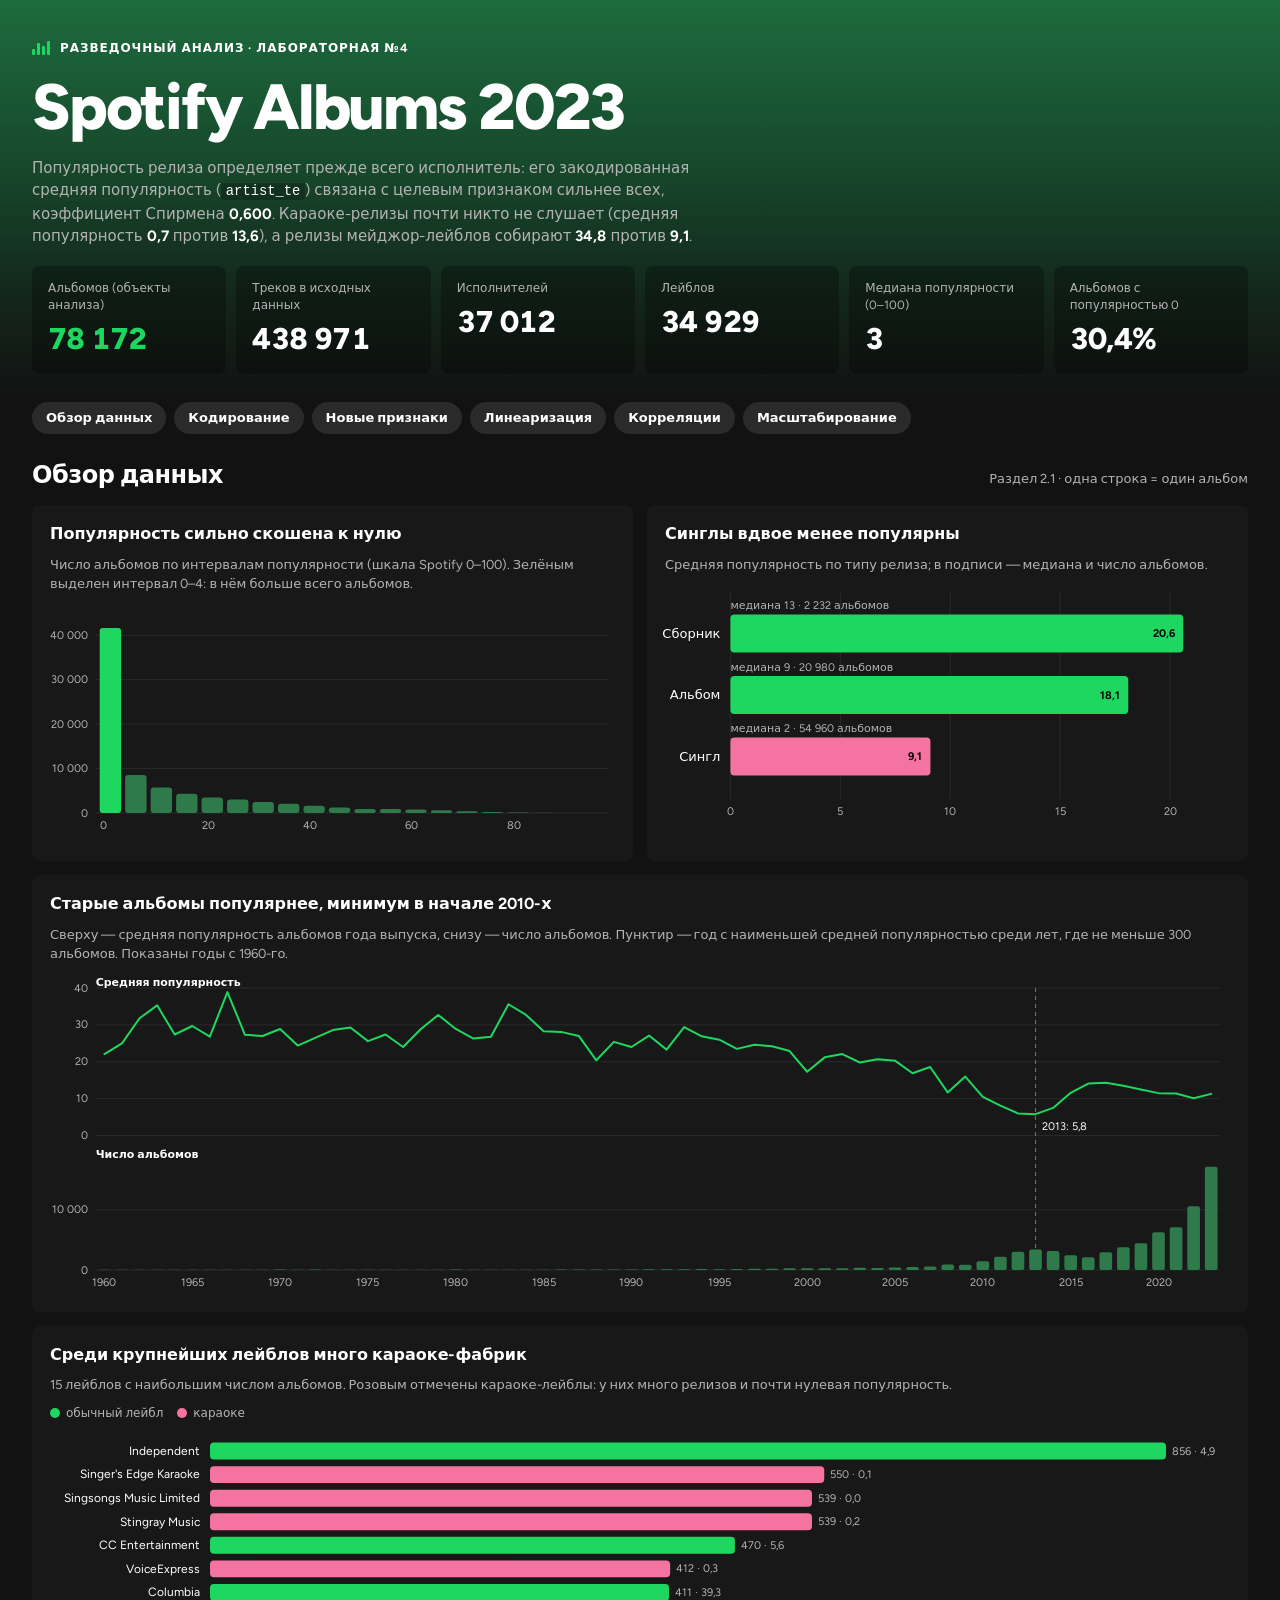
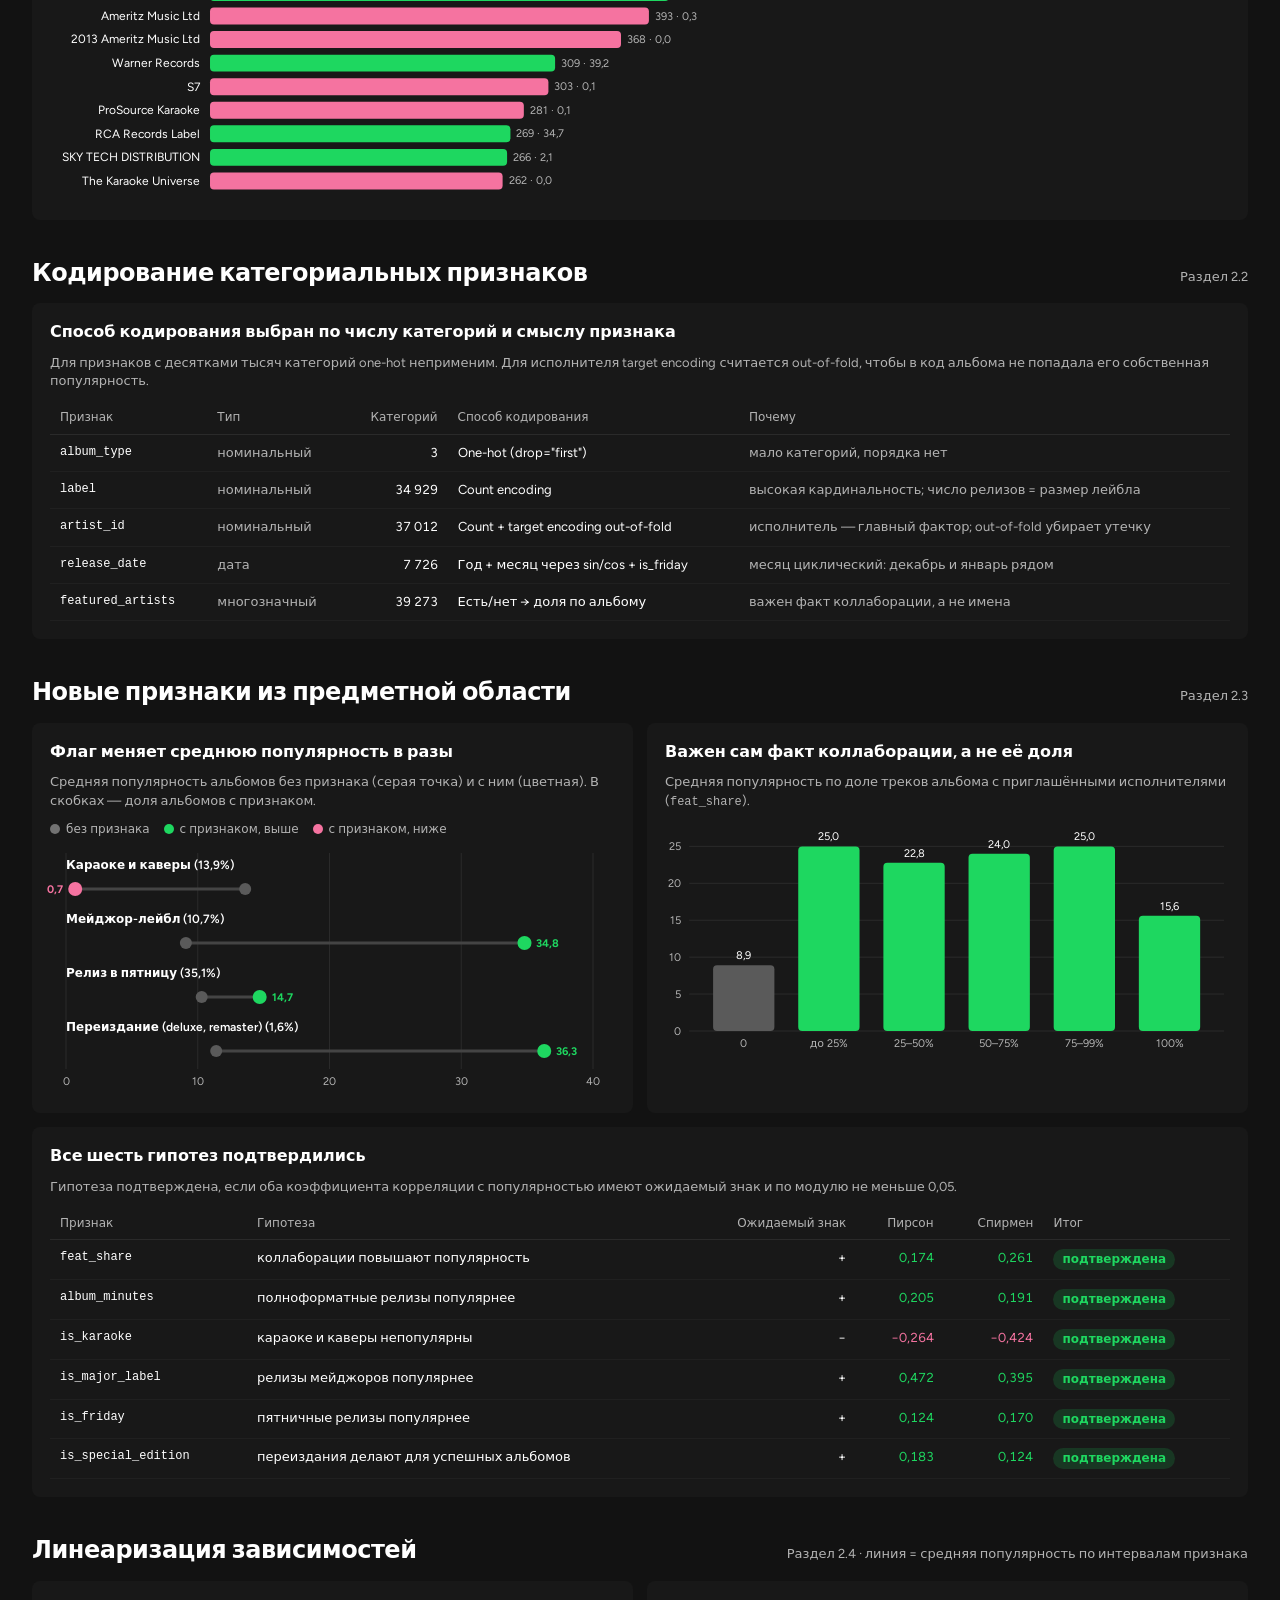
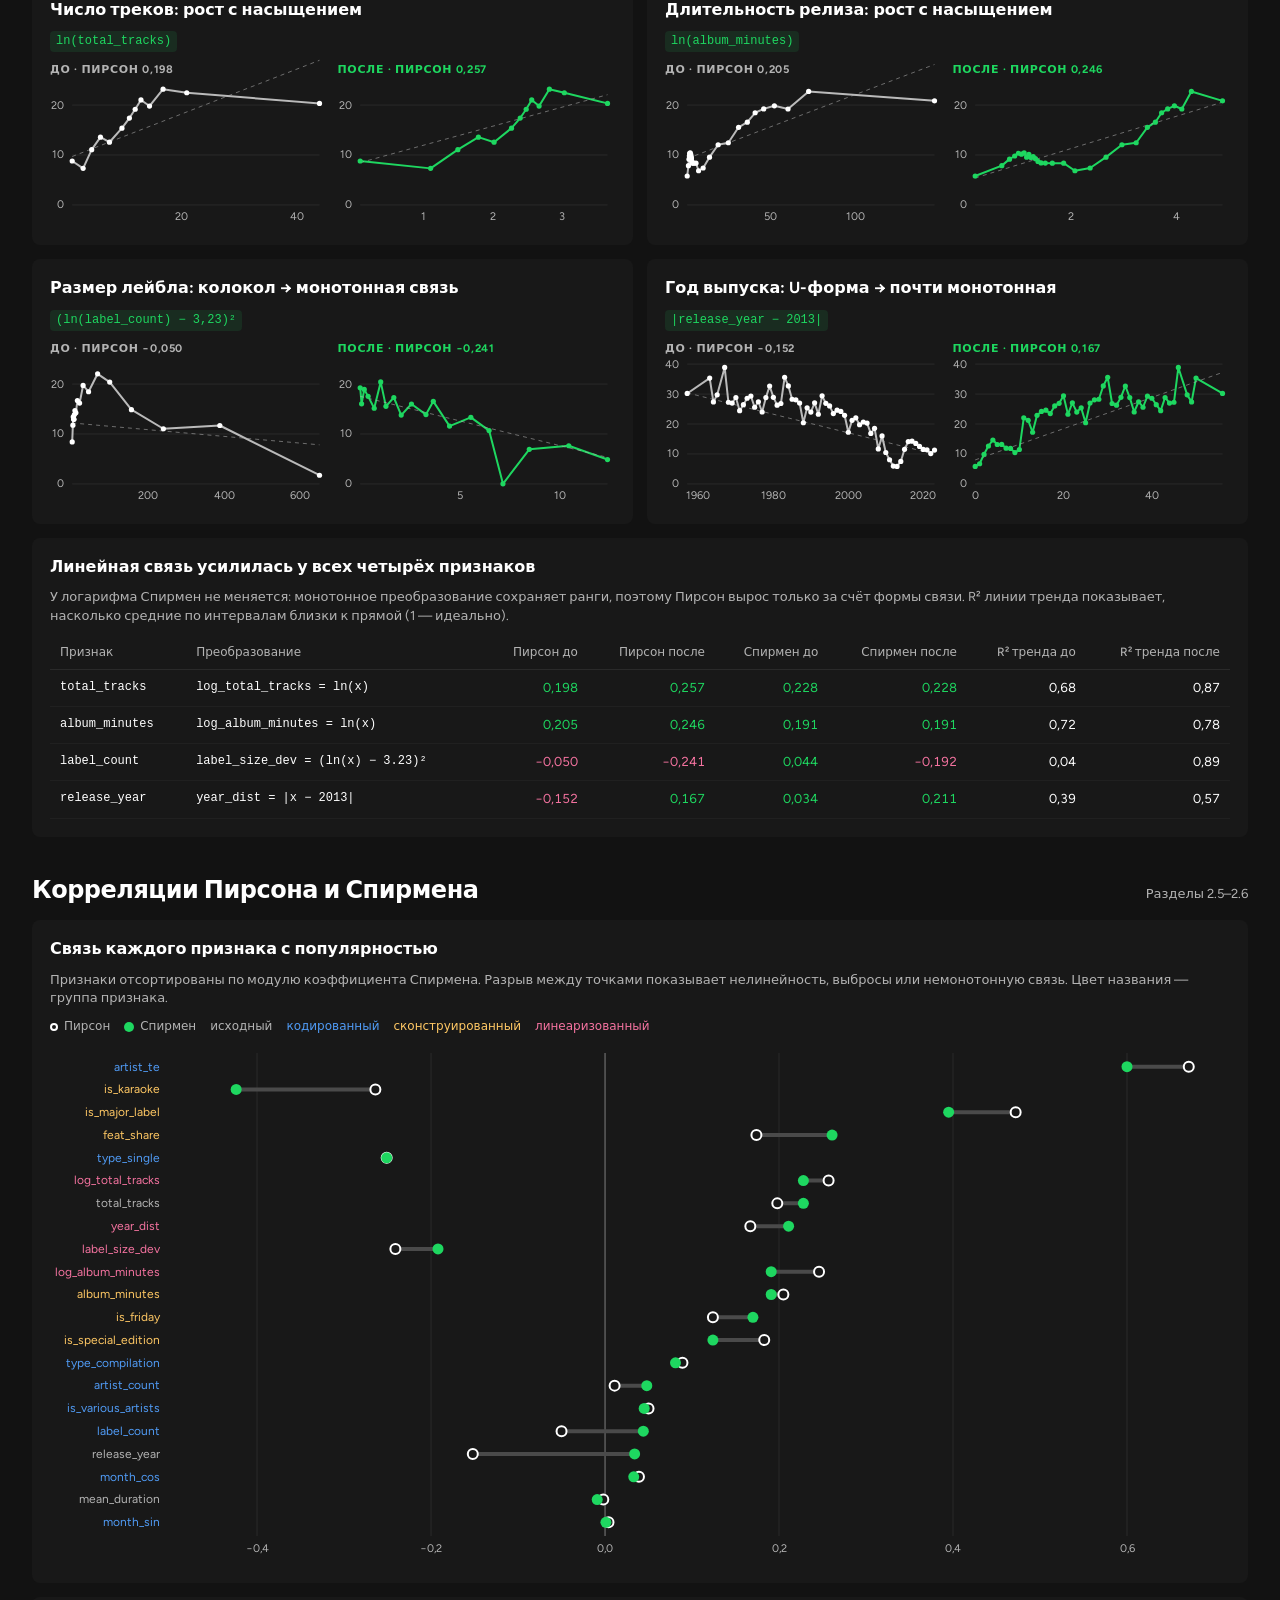
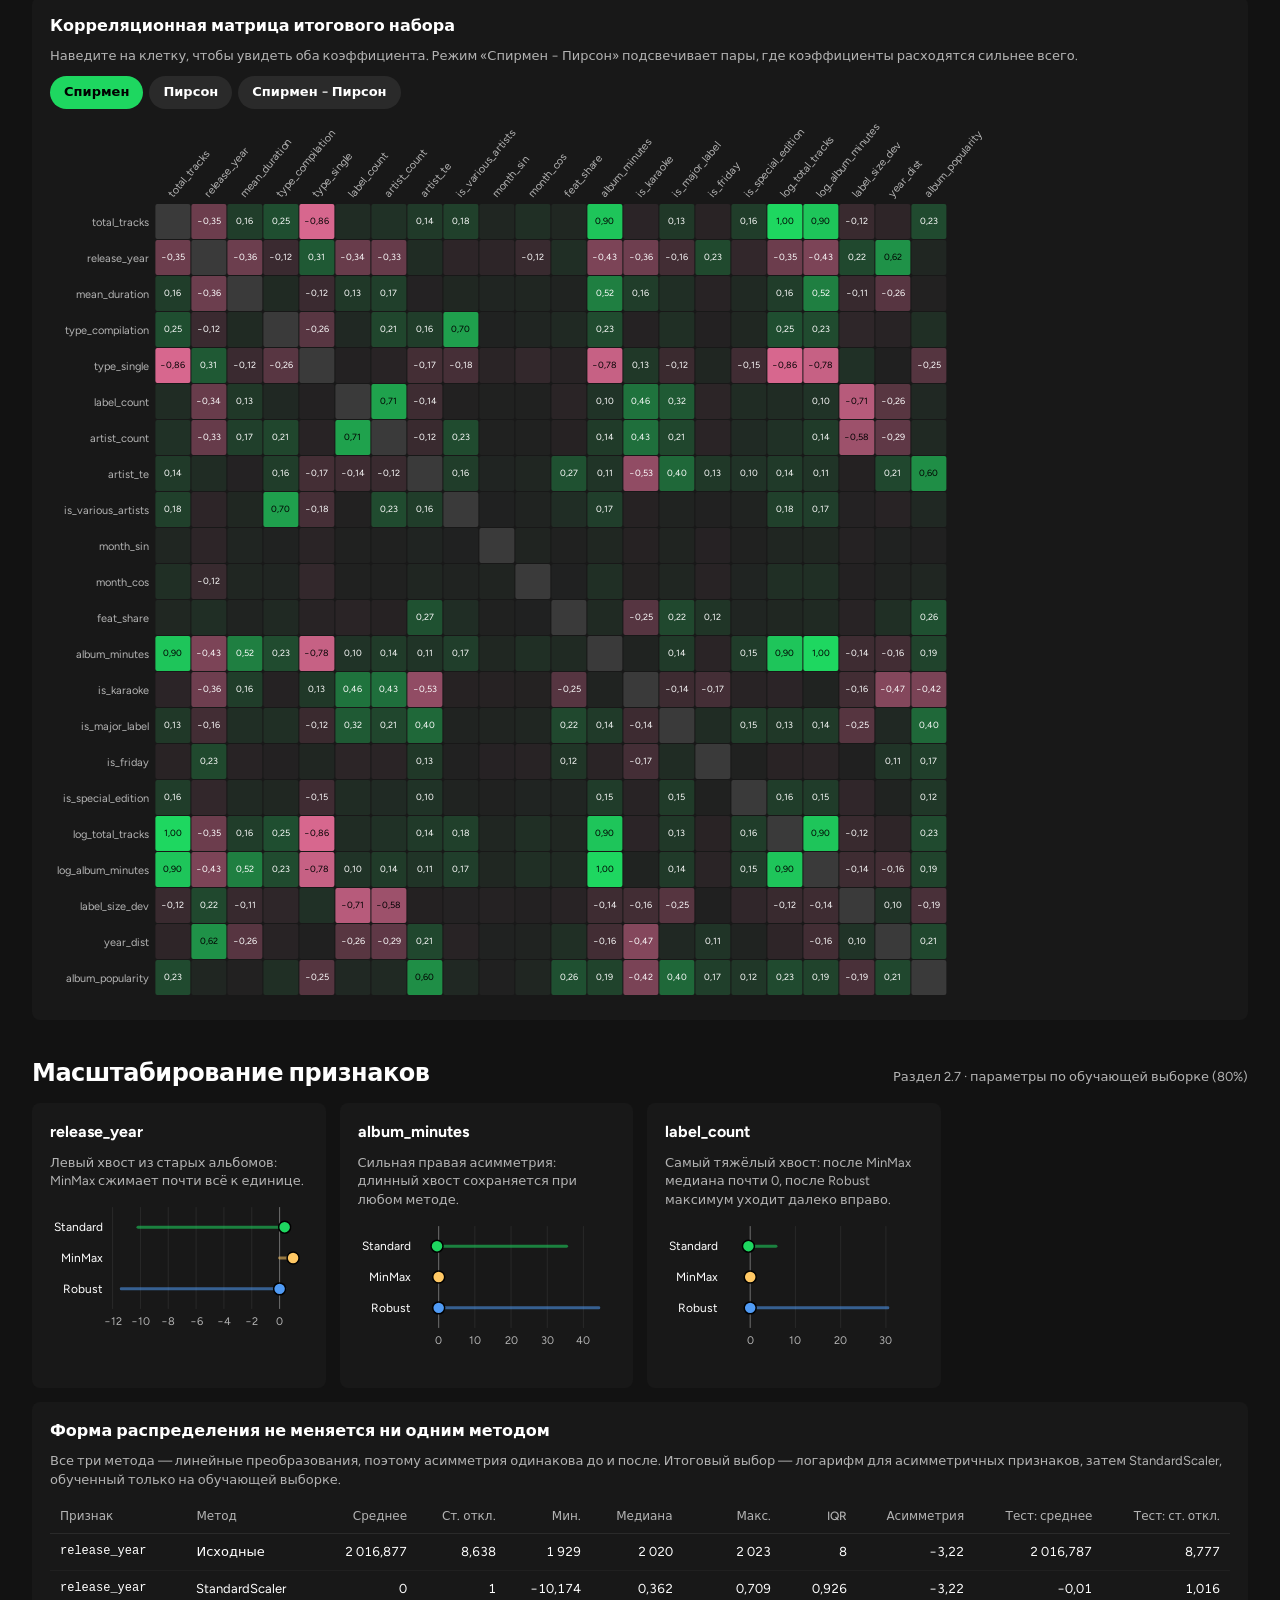
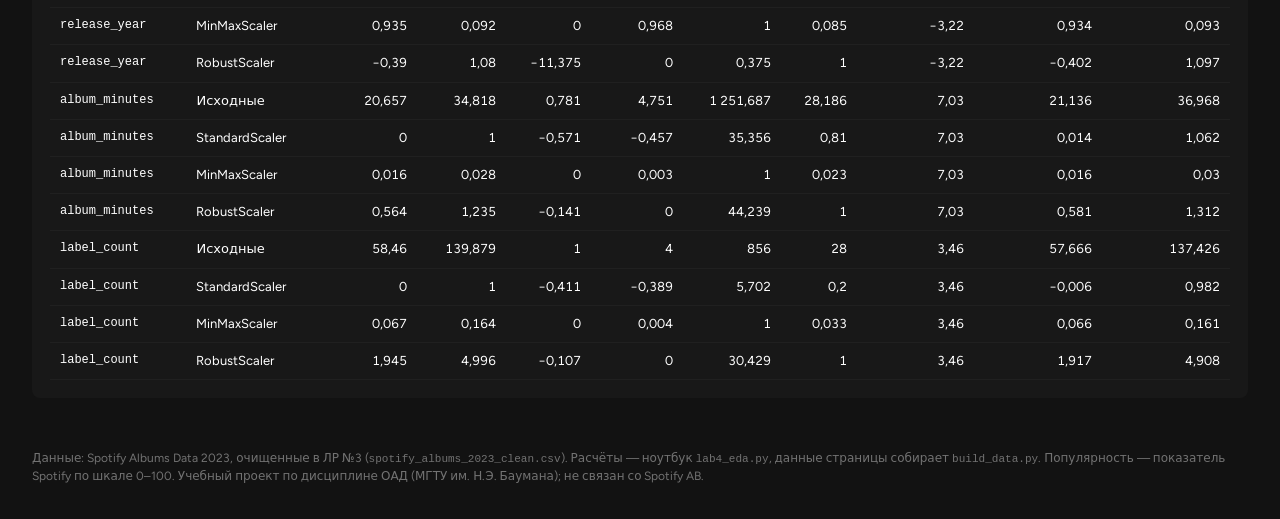
<file: dashboard/index.html>
<!doctype html>
<html lang="ru">
<head>
  <meta charset="utf-8">
  <meta name="viewport" content="width=device-width, initial-scale=1">
  <title>Spotify Albums 2023 — EDA</title>
  <meta name="description" content="Разведочный анализ набора Spotify Albums 2023: популярность альбомов, кодирование признаков, линеаризация, корреляции Пирсона и Спирмена, масштабирование. Лабораторная работа №4 по ОАД.">
  <meta name="theme-color" content="#121212">
  <link rel="icon" href="data:image/svg+xml,%3Csvg xmlns='http://www.w3.org/2000/svg' viewBox='0 0 32 32'%3E%3Crect width='32' height='32' rx='16' fill='%23121212'/%3E%3Cg fill='%231ed760'%3E%3Crect x='7' y='14' width='4' height='11' rx='1'/%3E%3Crect x='14' y='8' width='4' height='17' rx='1'/%3E%3Crect x='21' y='11' width='4' height='14' rx='1'/%3E%3C/g%3E%3C/svg%3E">
  <link rel="preconnect" href="https://fonts.googleapis.com">
  <link rel="preconnect" href="https://fonts.gstatic.com" crossorigin>
  <link rel="stylesheet" href="https://fonts.googleapis.com/css2?family=Figtree:wght@400;500;600;700;800&display=swap">
  <link rel="stylesheet" href="assets/style.css">
</head>
<body>
<main id="dash-root">
<div class="sp">
  <header class="sp-hero" id="top">
    <div class="sp-eyebrow"><span class="sp-eq" aria-hidden="true"><i></i><i></i><i></i><i></i></span>Разведочный анализ · Лабораторная №4</div>
    <h1 class="sp-title">Spotify Albums 2023</h1>
    <p class="sp-lead" id="lead">
      Популярность релиза определяет прежде всего исполнитель: его закодированная средняя популярность (<code>artist_te</code>) связана с целевым признаком сильнее всех, коэффициент Спирмена
      <span class="sp-v dash-skeleton" data-source="target_corr" data-field="spearman" data-where="feature=artist_te" data-fmt="r">—</span>.
      Караоке-релизы почти никто не слушает (средняя популярность
      <span class="sp-v dash-skeleton" data-source="flags" data-field="popularity_with" data-where="feature=is_karaoke" data-fmt="f1">—</span> против
      <span class="sp-v dash-skeleton" data-source="flags" data-field="popularity_without" data-where="feature=is_karaoke" data-fmt="f1">—</span>), а релизы мейджор-лейблов собирают
      <span class="sp-v dash-skeleton" data-source="flags" data-field="popularity_with" data-where="feature=is_major_label" data-fmt="f1">—</span> против
      <span class="sp-v dash-skeleton" data-source="flags" data-field="popularity_without" data-where="feature=is_major_label" data-fmt="f1">—</span>.
    </p>
    <div class="sp-kpis">
      <div class="sp-kpi"><span class="sp-kpi-l">Альбомов (объекты анализа)</span><span class="sp-kpi-v sp-acc sp-v dash-skeleton" data-source="kpi" data-field="albums" data-row="0" data-fmt="int">—</span></div>
      <div class="sp-kpi"><span class="sp-kpi-l">Треков в исходных данных</span><span class="sp-kpi-v sp-v dash-skeleton" data-source="kpi" data-field="tracks" data-row="0" data-fmt="int">—</span></div>
      <div class="sp-kpi"><span class="sp-kpi-l">Исполнителей</span><span class="sp-kpi-v sp-v dash-skeleton" data-source="kpi" data-field="artists" data-row="0" data-fmt="int">—</span></div>
      <div class="sp-kpi"><span class="sp-kpi-l">Лейблов</span><span class="sp-kpi-v sp-v dash-skeleton" data-source="kpi" data-field="labels" data-row="0" data-fmt="int">—</span></div>
      <div class="sp-kpi"><span class="sp-kpi-l">Медиана популярности (0–100)</span><span class="sp-kpi-v sp-v dash-skeleton" data-source="kpi" data-field="median_popularity" data-row="0" data-fmt="int">—</span></div>
      <div class="sp-kpi"><span class="sp-kpi-l">Альбомов с популярностью 0</span><span class="sp-kpi-v sp-v dash-skeleton" data-source="kpi" data-field="zero_share" data-row="0" data-fmt="pct">—</span></div>
    </div>
  </header>

  <nav class="sp-nav" aria-label="Разделы">
    <button class="sp-pill" type="button" data-go="s-overview">Обзор данных</button>
    <button class="sp-pill" type="button" data-go="s-encoding">Кодирование</button>
    <button class="sp-pill" type="button" data-go="s-features">Новые признаки</button>
    <button class="sp-pill" type="button" data-go="s-linear">Линеаризация</button>
    <button class="sp-pill" type="button" data-go="s-corr">Корреляции</button>
    <button class="sp-pill" type="button" data-go="s-scale">Масштабирование</button>
  </nav>

  <div class="sp-body">
    <!-- 2.1 -->
    <section class="sp-sec" id="s-overview">
      <div class="sp-sec-h"><h2>Обзор данных</h2><span class="sp-sec-n">Раздел 2.1 · одна строка = один альбом</span></div>
      <div class="sp-grid">
        <article class="sp-card" id="card-hist">
          <h3>Популярность сильно скошена к нулю</h3>
          <p class="sp-note">Число альбомов по интервалам популярности (шкала Spotify 0–100). Зелёным выделен интервал 0–4: в нём больше всего альбомов.</p>
          <div class="sp-chart dash-skeleton" id="c-hist" data-source="pop_hist"></div>
        </article>
        <article class="sp-card" id="card-type">
          <h3>Синглы вдвое менее популярны</h3>
          <p class="sp-note">Средняя популярность по типу релиза; в подписи — медиана и число альбомов.</p>
          <div class="sp-chart dash-skeleton" id="c-type" data-source="by_type"></div>
        </article>
        <article class="sp-card sp-wide" id="card-year">
          <h3>Старые альбомы популярнее, минимум в начале 2010-х</h3>
          <p class="sp-note">Сверху — средняя популярность альбомов года выпуска, снизу — число альбомов. Пунктир — год с наименьшей средней популярностью среди лет, где не меньше 300 альбомов. Показаны годы с 1960-го.</p>
          <div class="sp-chart dash-skeleton" id="c-year" data-source="by_year"></div>
        </article>
        <article class="sp-card sp-wide" id="card-labels">
          <h3>Среди крупнейших лейблов много караоке-фабрик</h3>
          <p class="sp-note">15 лейблов с наибольшим числом альбомов. Розовым отмечены караоке-лейблы: у них много релизов и почти нулевая популярность.</p>
          <div class="sp-legend"><span><i class="sp-sw" style="background:var(--sp-green)"></i>обычный лейбл</span><span><i class="sp-sw" style="background:var(--sp-pink)"></i>караоке</span></div>
          <div class="sp-chart dash-skeleton" id="c-labels" data-source="top_labels"></div>
        </article>
      </div>
    </section>

    <!-- 2.2 -->
    <section class="sp-sec" id="s-encoding">
      <div class="sp-sec-h"><h2>Кодирование категориальных признаков</h2><span class="sp-sec-n">Раздел 2.2</span></div>
      <article class="sp-card">
        <h3>Способ кодирования выбран по числу категорий и смыслу признака</h3>
        <p class="sp-note">Для признаков с десятками тысяч категорий one-hot неприменим. Для исполнителя target encoding считается out-of-fold, чтобы в код альбома не попадала его собственная популярность.</p>
        <div class="sp-scroll">
          <table class="sp-table" id="t-enc" data-source="encoding" data-row-key="feature">
            <thead><tr>
              <th data-field="feature">Признак</th><th data-field="kind">Тип</th><th class="n" data-field="categories">Категорий</th>
              <th data-field="method">Способ кодирования</th><th data-field="reason">Почему</th>
            </tr></thead>
            <tbody></tbody>
          </table>
        </div>
      </article>
    </section>

    <!-- 2.3 -->
    <section class="sp-sec" id="s-features">
      <div class="sp-sec-h"><h2>Новые признаки из предметной области</h2><span class="sp-sec-n">Раздел 2.3</span></div>
      <div class="sp-grid">
        <article class="sp-card" id="card-flags">
          <h3>Флаг меняет среднюю популярность в разы</h3>
          <p class="sp-note">Средняя популярность альбомов без признака (серая точка) и с ним (цветная). В скобках — доля альбомов с признаком.</p>
          <div class="sp-legend"><span><i class="sp-sw" style="background:var(--sp-dim)"></i>без признака</span><span><i class="sp-sw" style="background:var(--sp-green)"></i>с признаком, выше</span><span><i class="sp-sw" style="background:var(--sp-pink)"></i>с признаком, ниже</span></div>
          <div class="sp-chart dash-skeleton" id="c-flags" data-source="flags"></div>
        </article>
        <article class="sp-card" id="card-feat">
          <h3>Важен сам факт коллаборации, а не её доля</h3>
          <p class="sp-note">Средняя популярность по доле треков альбома с приглашёнными исполнителями (<code>feat_share</code>).</p>
          <div class="sp-chart dash-skeleton" id="c-feat" data-source="feat_bins"></div>
        </article>
        <article class="sp-card sp-wide">
          <h3>Все шесть гипотез подтвердились</h3>
          <p class="sp-note">Гипотеза подтверждена, если оба коэффициента корреляции с популярностью имеют ожидаемый знак и по модулю не меньше 0,05.</p>
          <div class="sp-scroll">
            <table class="sp-table" id="t-hyp" data-source="hyp" data-row-key="feature">
              <thead><tr>
                <th data-field="feature">Признак</th><th data-field="hypothesis">Гипотеза</th><th class="n" data-field="expected">Ожидаемый знак</th>
                <th class="n" data-field="pearson">Пирсон</th><th class="n" data-field="spearman">Спирмен</th><th data-field="verdict">Итог</th>
              </tr></thead>
              <tbody></tbody>
            </table>
          </div>
        </article>
      </div>
    </section>

    <!-- 2.4 -->
    <section class="sp-sec" id="s-linear">
      <div class="sp-sec-h"><h2>Линеаризация зависимостей</h2><span class="sp-sec-n">Раздел 2.4 · линия = средняя популярность по интервалам признака</span></div>
      <div class="sp-grid">
        <article class="sp-card sp-lincard" data-feature="total_tracks">
          <h3>Число треков: рост с насыщением</h3>
          <span class="sp-fx">ln(total_tracks)</span>
          <div class="sp-lin">
            <div><div class="sp-lin-h">До · Пирсон <span class="sp-v dash-skeleton" data-source="lin_compare" data-field="pearson_before" data-where="feature=total_tracks" data-fmt="r">—</span></div><div class="sp-chart dash-skeleton" data-source="lin_trend" data-stage="до"></div></div>
            <div><div class="sp-lin-h after">После · Пирсон <span class="sp-v dash-skeleton" data-source="lin_compare" data-field="pearson_after" data-where="feature=total_tracks" data-fmt="r">—</span></div><div class="sp-chart dash-skeleton" data-source="lin_trend" data-stage="после"></div></div>
          </div>
        </article>
        <article class="sp-card sp-lincard" data-feature="album_minutes">
          <h3>Длительность релиза: рост с насыщением</h3>
          <span class="sp-fx">ln(album_minutes)</span>
          <div class="sp-lin">
            <div><div class="sp-lin-h">До · Пирсон <span class="sp-v dash-skeleton" data-source="lin_compare" data-field="pearson_before" data-where="feature=album_minutes" data-fmt="r">—</span></div><div class="sp-chart dash-skeleton" data-source="lin_trend" data-stage="до"></div></div>
            <div><div class="sp-lin-h after">После · Пирсон <span class="sp-v dash-skeleton" data-source="lin_compare" data-field="pearson_after" data-where="feature=album_minutes" data-fmt="r">—</span></div><div class="sp-chart dash-skeleton" data-source="lin_trend" data-stage="после"></div></div>
          </div>
        </article>
        <article class="sp-card sp-lincard" data-feature="label_count">
          <h3>Размер лейбла: колокол → монотонная связь</h3>
          <span class="sp-fx">(ln(label_count) − 3,23)²</span>
          <div class="sp-lin">
            <div><div class="sp-lin-h">До · Пирсон <span class="sp-v dash-skeleton" data-source="lin_compare" data-field="pearson_before" data-where="feature=label_count" data-fmt="r">—</span></div><div class="sp-chart dash-skeleton" data-source="lin_trend" data-stage="до"></div></div>
            <div><div class="sp-lin-h after">После · Пирсон <span class="sp-v dash-skeleton" data-source="lin_compare" data-field="pearson_after" data-where="feature=label_count" data-fmt="r">—</span></div><div class="sp-chart dash-skeleton" data-source="lin_trend" data-stage="после"></div></div>
          </div>
        </article>
        <article class="sp-card sp-lincard" data-feature="release_year">
          <h3>Год выпуска: U-форма → почти монотонная</h3>
          <span class="sp-fx">|release_year − 2013|</span>
          <div class="sp-lin">
            <div><div class="sp-lin-h">До · Пирсон <span class="sp-v dash-skeleton" data-source="lin_compare" data-field="pearson_before" data-where="feature=release_year" data-fmt="r">—</span></div><div class="sp-chart dash-skeleton" data-source="lin_trend" data-stage="до"></div></div>
            <div><div class="sp-lin-h after">После · Пирсон <span class="sp-v dash-skeleton" data-source="lin_compare" data-field="pearson_after" data-where="feature=release_year" data-fmt="r">—</span></div><div class="sp-chart dash-skeleton" data-source="lin_trend" data-stage="после"></div></div>
          </div>
        </article>
        <article class="sp-card sp-wide">
          <h3>Линейная связь усилилась у всех четырёх признаков</h3>
          <p class="sp-note">У логарифма Спирмен не меняется: монотонное преобразование сохраняет ранги, поэтому Пирсон вырос только за счёт формы связи. R² линии тренда показывает, насколько средние по интервалам близки к прямой (1 — идеально).</p>
          <div class="sp-scroll">
            <table class="sp-table" id="t-lin" data-source="lin_compare" data-row-key="feature">
              <thead><tr>
                <th data-field="feature">Признак</th><th data-field="transform">Преобразование</th>
                <th class="n" data-field="pearson_before">Пирсон до</th><th class="n" data-field="pearson_after">Пирсон после</th>
                <th class="n" data-field="spearman_before">Спирмен до</th><th class="n" data-field="spearman_after">Спирмен после</th>
                <th class="n" data-field="trend_r2_before">R² тренда до</th><th class="n" data-field="trend_r2_after">R² тренда после</th>
              </tr></thead>
              <tbody></tbody>
            </table>
          </div>
        </article>
      </div>
    </section>

    <!-- 2.5–2.6 -->
    <section class="sp-sec" id="s-corr">
      <div class="sp-sec-h"><h2>Корреляции Пирсона и Спирмена</h2><span class="sp-sec-n">Разделы 2.5–2.6</span></div>
      <div class="sp-grid">
        <article class="sp-card sp-wide" id="card-target">
          <h3>Связь каждого признака с популярностью</h3>
          <p class="sp-note">Признаки отсортированы по модулю коэффициента Спирмена. Разрыв между точками показывает нелинейность, выбросы или немонотонную связь. Цвет названия — группа признака.</p>
          <div class="sp-legend">
            <span><i class="sp-sw sp-ring"></i>Пирсон</span><span><i class="sp-sw" style="background:var(--sp-green)"></i>Спирмен</span>
            <span style="color:var(--sp-muted)">исходный</span><span style="color:var(--sp-blue)">кодированный</span><span style="color:var(--sp-yellow)">сконструированный</span><span style="color:var(--sp-pink)">линеаризованный</span>
          </div>
          <div class="sp-chart dash-skeleton" id="c-target" data-source="target_corr"></div>
        </article>
        <article class="sp-card sp-wide" id="card-heat">
          <h3>Корреляционная матрица итогового набора</h3>
          <p class="sp-note">Наведите на клетку, чтобы увидеть оба коэффициента. Режим «Спирмен − Пирсон» подсвечивает пары, где коэффициенты расходятся сильнее всего.</p>
          <div class="sp-toggle" role="group" aria-label="Коэффициент">
            <button class="sp-pill" type="button" data-mode="spearman" aria-pressed="true">Спирмен</button>
            <button class="sp-pill" type="button" data-mode="pearson" aria-pressed="false">Пирсон</button>
            <button class="sp-pill" type="button" data-mode="diff" aria-pressed="false">Спирмен − Пирсон</button>
          </div>
          <div class="sp-scroll"><div class="sp-chart dash-skeleton" id="c-heat" data-source="corr"></div></div>
        </article>
      </div>
    </section>

    <!-- 2.7 -->
    <section class="sp-sec" id="s-scale">
      <div class="sp-sec-h"><h2>Масштабирование признаков</h2><span class="sp-sec-n">Раздел 2.7 · параметры по обучающей выборке (80%)</span></div>
      <div class="sp-grid sp-range">
        <article class="sp-card" data-feature="release_year">
          <h3>release_year</h3>
          <p class="sp-note">Левый хвост из старых альбомов: MinMax сжимает почти всё к единице.</p>
          <div class="sp-chart dash-skeleton" data-source="scale"></div>
        </article>
        <article class="sp-card" data-feature="album_minutes">
          <h3>album_minutes</h3>
          <p class="sp-note">Сильная правая асимметрия: длинный хвост сохраняется при любом методе.</p>
          <div class="sp-chart dash-skeleton" data-source="scale"></div>
        </article>
        <article class="sp-card" data-feature="label_count">
          <h3>label_count</h3>
          <p class="sp-note">Самый тяжёлый хвост: после MinMax медиана почти 0, после Robust максимум уходит далеко вправо.</p>
          <div class="sp-chart dash-skeleton" data-source="scale"></div>
        </article>
        <article class="sp-card sp-wide">
          <h3>Форма распределения не меняется ни одним методом</h3>
          <p class="sp-note">Все три метода — линейные преобразования, поэтому асимметрия одинакова до и после. Итоговый выбор — логарифм для асимметричных признаков, затем StandardScaler, обученный только на обучающей выборке.</p>
          <div class="sp-scroll">
            <table class="sp-table" id="t-scale" data-source="scale" data-row-key="key">
              <thead><tr>
                <th data-field="feature">Признак</th><th data-field="method">Метод</th>
                <th class="n" data-field="mean">Среднее</th><th class="n" data-field="std">Ст. откл.</th><th class="n" data-field="min">Мин.</th>
                <th class="n" data-field="median">Медиана</th><th class="n" data-field="max">Макс.</th><th class="n" data-field="iqr">IQR</th><th class="n" data-field="skew">Асимметрия</th>
                <th class="n" data-field="test_mean">Тест: среднее</th><th class="n" data-field="test_std">Тест: ст. откл.</th>
              </tr></thead>
              <tbody></tbody>
            </table>
          </div>
        </article>
      </div>
    </section>
  </div>
  <p class="sp-foot">Данные: Spotify Albums Data 2023, очищенные в ЛР №3 (<code>spotify_albums_2023_clean.csv</code>). Расчёты — ноутбук <code>lab4_eda.py</code>, данные страницы собирает <code>build_data.py</code>. Популярность — показатель Spotify по шкале 0–100. Учебный проект по дисциплине ОАД (МГТУ им. Н.Э. Баумана); не связан со Spotify AB.</p>
  <div class="sp-tip" hidden></div>
</div>
</main>
<noscript><p style="padding:16px;color:#b3b3b3">Для графиков нужен JavaScript.</p></noscript>
<script src="assets/d3.v7.9.0.min.js"></script>
<script src="assets/data.js"></script>
<script src="assets/app.js"></script>
</body>
</html>
</file>
<file: dashboard/assets/style.css>
/* Статическая версия дашборда ЛР4 для GitHub Pages.
   Токены ниже заменяют переменные, которые на claude.ai давала оболочка дашборда. */
:root {
  --font-anthropic-sans: "Figtree", system-ui, -apple-system, "Segoe UI", Roboto, "Helvetica Neue", Arial, sans-serif;
  --cds-dur-slow: .3s;
  --color-bad: #e91429;
  color-scheme: dark;
}
* { box-sizing: border-box; }
html { background: #121212; }
body { margin: 0; background: #121212; color: #ffffff; font: 14px/1.4 var(--font-anthropic-sans);
  -webkit-font-smoothing: antialiased; }
code { font-family: ui-monospace, SFMono-Regular, Menlo, Consolas, monospace; font-size: .92em; }
.sp { max-width: 1280px; margin: 0 auto; border-radius: 0 !important; }
.sp-lead code { color: var(--sp-fg); background: rgba(0,0,0,.25); border-radius: 4px; padding: 1px 5px; }
.sp-foot a { color: var(--sp-muted); }
.sp-foot a:hover { color: var(--sp-fg); }
/* Плейсхолдер загрузки (на claude.ai его рисовала оболочка) */
.dash-skeleton { position: relative; color: transparent !important; }
.sp-chart.dash-skeleton { background: #1f1f1f; border-radius: 6px; }
.sp-v.dash-skeleton { display: inline-block; min-width: 3ch; background: rgba(255,255,255,.12); border-radius: 4px; }
@media (max-width: 480px) { .sp-hero { padding-top: 24px; } }

/* ---- стили дашборда ---- */
/* Layout: Spotify-like dark "playlist page" — gradient header with KPIs, pill nav, sections of cards in an auto-fit grid. */
.sp {
  --sp-bg: #121212; --sp-card: #181818; --sp-card-hi: #222222; --sp-line: #2a2a2a;
  --sp-fg: #ffffff; --sp-muted: #b3b3b3; --sp-dim: #727272;
  --sp-green: #1ed760; --sp-green-deep: #169c46; --sp-pink: #f573a0; --sp-blue: #509bf5; --sp-yellow: #ffc864;
  position: relative; background: var(--sp-bg); color: var(--sp-fg);
  font-family: var(--font-anthropic-sans); border-radius: 12px; overflow: hidden; color-scheme: dark;
}
.sp-hero {
  background: linear-gradient(180deg, #1d6b3e 0%, #174a2c 40%, #13261b 75%, var(--sp-bg) 100%);
  padding: clamp(20px, 4vw, 40px) clamp(16px, 3vw, 32px) 24px;
  display: grid; gap: 18px;
}
.sp-eyebrow { display: flex; align-items: center; gap: 10px; font-size: 12px; font-weight: 700; letter-spacing: .08em; text-transform: uppercase; color: var(--sp-fg); }
.sp-eq { display: inline-flex; align-items: flex-end; gap: 2px; height: 14px; }
.sp-eq i { display: block; width: 3px; background: var(--sp-green); border-radius: 1px; height: 6px; }
.sp-eq i:nth-child(2) { height: 12px; } .sp-eq i:nth-child(3) { height: 9px; } .sp-eq i:nth-child(4) { height: 14px; }
@media (prefers-reduced-motion: no-preference) {
  .sp-eq i { animation: sp-eq 1.1s ease-in-out infinite alternate; }
  .sp-eq i:nth-child(2) { animation-delay: -.4s; } .sp-eq i:nth-child(3) { animation-delay: -.8s; } .sp-eq i:nth-child(4) { animation-delay: -.2s; }
}
@keyframes sp-eq { 0% { height: 3px; } 100% { height: 14px; } }
.sp-title { margin: 0; font-size: clamp(32px, 6vw, 64px); line-height: 1; font-weight: 800; letter-spacing: -.035em; text-wrap: balance; }
.sp-lead { margin: 0; max-width: 70ch; color: var(--sp-muted); font-size: 15px; line-height: 1.5; }
.sp-lead b, .sp-lead .sp-v { color: var(--sp-fg); font-weight: 700; }
.sp-kpis { display: grid; grid-template-columns: repeat(auto-fit, minmax(min(100%, 150px), 1fr)); gap: 10px; }
.sp-kpi { background: rgba(0,0,0,.28); border-radius: 8px; padding: 14px 16px; display: grid; gap: 4px; align-content: start; }
.sp-kpi-l { font-size: 12px; color: var(--sp-muted); }
.sp-kpi-v { font-size: clamp(22px, 3vw, 30px); font-weight: 800; letter-spacing: -.02em; font-variant-numeric: tabular-nums; min-height: 1.2em; }
.sp-kpi-v.sp-acc { color: var(--sp-green); }
.sp-nav { display: flex; flex-wrap: wrap; gap: 8px; padding: 4px clamp(16px, 3vw, 32px) 8px; }
.sp-pill { appearance: none; border: 0; cursor: pointer; font: inherit; font-size: 13px; font-weight: 600; color: var(--sp-fg); background: #2a2a2a; border-radius: 999px; padding: 7px 14px; transition: background .15s; }
.sp-pill:hover { background: #3a3a3a; }
.sp-pill[aria-pressed="true"] { background: var(--sp-green); color: #000; }
.sp-pill:focus-visible { outline: 2px solid var(--sp-fg); outline-offset: 2px; }
.sp-body { display: grid; gap: 36px; padding: 16px clamp(16px, 3vw, 32px) 40px; }
.sp-sec { display: grid; gap: 14px; scroll-margin-top: 12px; }
.sp-sec-h { display: flex; flex-wrap: wrap; align-items: baseline; justify-content: space-between; gap: 6px 16px; }
.sp-sec h2 { margin: 0; font-size: 24px; font-weight: 800; letter-spacing: -.02em; }
.sp-sec-n { color: var(--sp-muted); font-size: 13px; }
.sp-grid { display: grid; grid-template-columns: repeat(auto-fit, minmax(min(100%, 26rem), 1fr)); gap: 14px; }
.sp-grid.sp-range { grid-template-columns: repeat(auto-fit, minmax(min(100%, 18rem), 1fr)); }
.sp-card { background: var(--sp-card); border-radius: 8px; padding: 18px; display: grid; gap: 10px; align-content: start; min-width: 0; transition: background .2s; }
.sp-card:hover { background: var(--sp-card-hi); }
.sp-card.sp-wide { grid-column: 1 / -1; }
.sp-card h3 { margin: 0; font-size: 16px; font-weight: 700; text-wrap: balance; }
.sp-note { margin: 0; color: var(--sp-muted); font-size: 13px; line-height: 1.45; }
.sp-note .sp-v, .sp-note b { color: var(--sp-fg); font-weight: 700; }
.sp-chart { position: relative; min-width: 0; }
.sp-chart svg { display: block; overflow: visible; }
.sp-chart text { fill: var(--sp-muted); font-size: 11px; font-family: var(--font-anthropic-sans); }
.sp-legend { display: flex; flex-wrap: wrap; gap: 6px 14px; font-size: 12px; color: var(--sp-muted); }
.sp-legend span { display: inline-flex; align-items: center; gap: 6px; }
.sp-sw { display: inline-block; width: 10px; height: 10px; border-radius: 50%; flex: none; }
.sp-sw.sp-ring { background: transparent !important; border: 2px solid var(--sp-fg); width: 8px; height: 8px; }
.sp-scroll { overflow-x: auto; min-width: 0; }
.sp-table { width: 100%; border-collapse: collapse; font-size: 13px; font-variant-numeric: tabular-nums; }
.sp-table th { text-align: left; font-weight: 500; color: var(--sp-muted); font-size: 12px; padding: 8px 10px; border-bottom: 1px solid var(--sp-line); white-space: nowrap; }
.sp-table td { padding: 9px 10px; border-bottom: 1px solid #202020; vertical-align: top; }
.sp-table tbody tr:hover td { background: #2a2a2a; }
.sp-table td.n, .sp-table th.n { text-align: right; white-space: nowrap; }
.sp-table td.code { font-family: ui-monospace, SFMono-Regular, Menlo, monospace; font-size: 12px; color: var(--sp-fg); white-space: nowrap; }
.sp-table td.mut { color: var(--sp-muted); }
.sp-tag { display: inline-block; border-radius: 999px; padding: 2px 9px; font-size: 12px; font-weight: 600; white-space: nowrap; }
.sp-tag.ok { background: rgba(30,215,96,.16); color: var(--sp-green); }
.sp-tag.mid { background: rgba(255,200,100,.16); color: var(--sp-yellow); }
.sp-tag.bad { background: rgba(245,115,160,.16); color: var(--sp-pink); }
.sp-pos { color: var(--sp-green); } .sp-neg { color: var(--sp-pink); }
.sp-toggle { display: flex; flex-wrap: wrap; gap: 6px; }
.sp-lin { display: grid; grid-template-columns: repeat(auto-fit, minmax(min(100%, 9rem), 1fr)); gap: 10px; }
.sp-lin-h { font-size: 11px; font-weight: 700; letter-spacing: .06em; text-transform: uppercase; color: var(--sp-muted); }
.sp-lin-h.after { color: var(--sp-green); }
.sp-fx { font-family: ui-monospace, SFMono-Regular, Menlo, monospace; font-size: 12px; color: var(--sp-green); background: rgba(30,215,96,.1); border-radius: 4px; padding: 2px 6px; justify-self: start; }
.sp-tip { position: absolute; z-index: 5; pointer-events: none; background: #282828; border-radius: 6px; box-shadow: 0 8px 24px rgba(0,0,0,.5); padding: 8px 10px; font-size: 12px; min-width: 120px; max-width: 260px; }
.sp-tip-t { color: var(--sp-muted); margin-bottom: 4px; }
.sp-tip-r { display: flex; align-items: center; gap: 6px; color: var(--sp-fg); }
.sp-tip-r b { margin-left: auto; padding-left: 12px; font-variant-numeric: tabular-nums; }
.sp-fail { display: flex; align-items: center; justify-content: center; gap: 8px; min-height: inherit; color: var(--sp-muted); font-size: 12px; }
.sp-fail-dot { width: .375rem; height: .375rem; border-radius: 50%; background: var(--color-bad); }
.sp [data-dash-source-state=empty] { color: transparent; }
.sp [data-dash-source-state=refreshing] { opacity: .5; transition: opacity var(--cds-dur-slow); }
.sp-foot { color: var(--sp-dim); font-size: 12px; padding: 0 clamp(16px, 3vw, 32px) 24px; }
#c-hist, #c-type, #c-year, #c-labels, #c-flags, #c-feat { min-height: 240px; }
#c-target { min-height: 520px; } #c-heat { min-height: 420px; }
.sp-lin .sp-chart { min-height: 150px; } .sp-range .sp-chart { min-height: 150px; }
</file>
